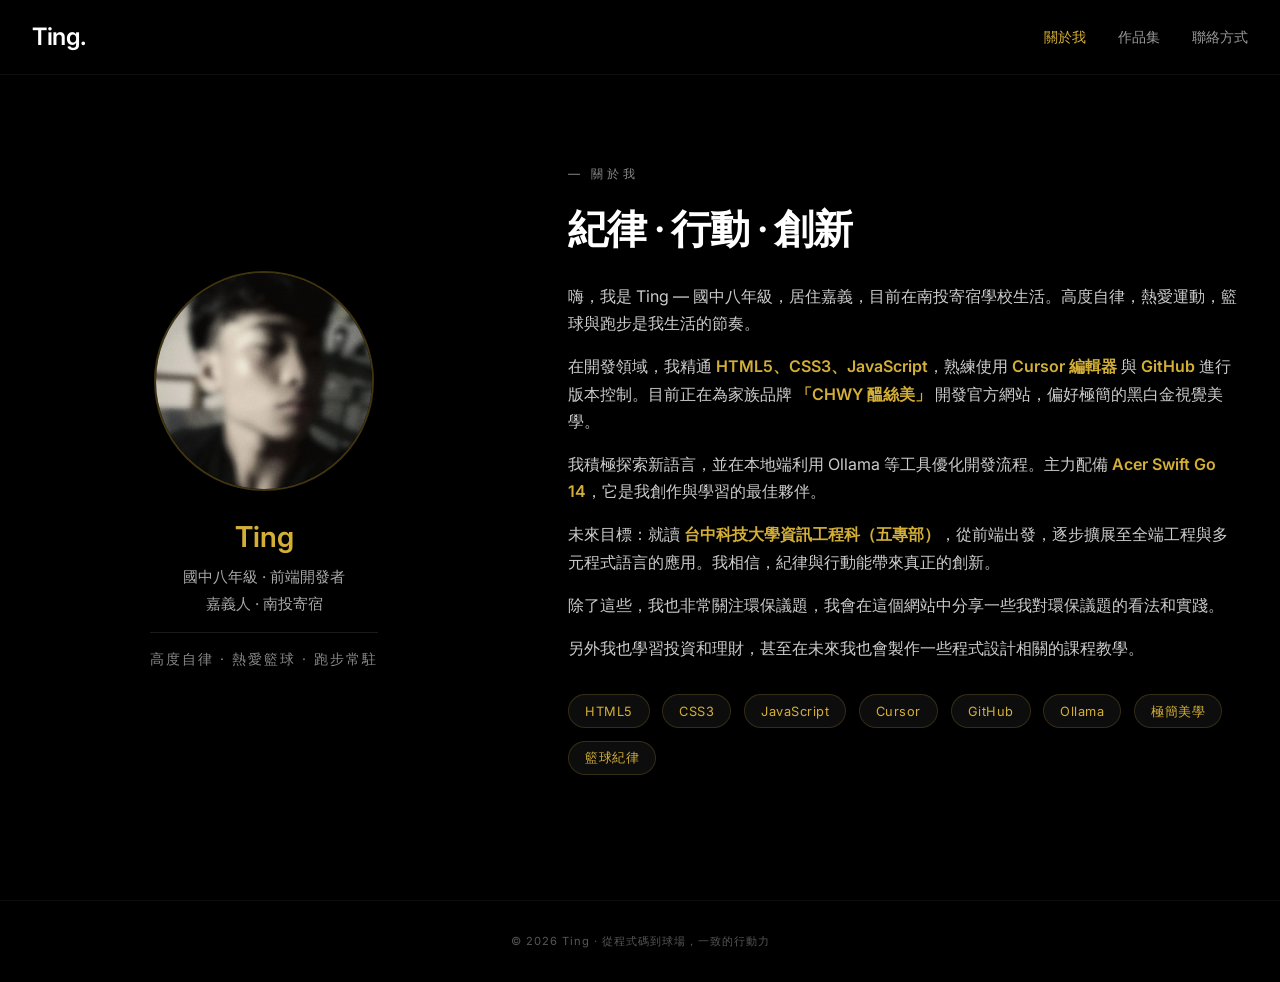
<file: about.html>
<!DOCTYPE html>
<html lang="zh-TW">
<head>
    <meta charset="UTF-8">
    <meta name="viewport" content="width=device-width, initial-scale=1.0, viewport-fit=cover">
    <title>Ting | 關於我</title>
    <meta name="description" content="Ting 的個人形象官網 — 數位應用與網頁開發者，專注於前端開發、AI協作與籃球紀律。">
    <meta name="keywords" content="Ting, 前端開發, 國中開發者, 台中科技大學, CHWY, 極簡美學">
    <meta name="author" content="Ting">
    <meta name="robots" content="index, follow">
    
    <meta property="og:title" content="Ting | 關於我">
    <meta property="og:description" content="國中開發者 · 前端專精 · 未來中科大資工人">
    <meta property="og:type" content="website">
    <meta property="og:locale" content="zh_TW">
    
    <!-- Favicon: 圓形 STJ 頭像 -->
    <link rel="icon" type="image/svg+xml" href="data:image/svg+xml,%3Csvg xmlns='http://www.w3.org/2000/svg' viewBox='0 0 40 40'%3E%3Ccircle cx='20' cy='20' r='19.5' fill='%23FFFFFF' stroke='%23E0E0E0' stroke-width='0.5'/%3E%3Ctext x='20' y='25' text-anchor='middle' font-family='Georgia, Times New Roman, serif' font-size='18' font-weight='500' fill='%23000000'%3ESTJ%3C/text%3E%3C/svg%3E">
    
    <link rel="preconnect" href="https://fonts.googleapis.com">
    <link rel="preconnect" href="https://fonts.gstatic.com" crossorigin>
    <link href="https://fonts.googleapis.com/css2?family=Inter:opsz,wght@14..32,300;14..32,400;14..32,500;14..32,600;14..32,700&display=swap" rel="stylesheet">
    <link rel="stylesheet" href="about.css">
</head>
<body>

    <header class="glass-nav">
        <div class="nav-container">
            <a href="index.html" class="nav-logo">Ting.</a>
            <div class="nav-links">
                <a href="about.html" class="nav-btn active">關於我</a>
                <a href="portfolio.html" class="nav-btn">作品集</a>
                <a href="contact.html" class="nav-btn">聯絡方式</a>
            </div>
        </div>
    </header>

    <main>
        <section class="about-section">
            <div class="container">
                <div class="about-left">
                    <div class="avatar-wrapper">
                        <img src="your-photo.jpg" alt="Ting 頭像">
                    </div>
                    <div class="basic-info">
                        <h3>Ting</h3>
                        <p>國中八年級 · 前端開發者</p>
                        <p>嘉義人 · 南投寄宿</p>
                        <div class="tagline">高度自律 · 熱愛籃球 · 跑步常駐</div>
                    </div>
                </div>

                <div class="about-right">
                    <div class="section-label">— 關於我</div>
                    <h2>紀律 · 行動 · 創新</h2>
                    <div class="bio-block">
                        <p>嗨，我是 Ting — 國中八年級，居住嘉義，目前在南投寄宿學校生活。高度自律，熱愛運動，籃球與跑步是我生活的節奏。</p>
                        <p>在開發領域，我精通 <strong>HTML5、CSS3、JavaScript</strong>，熟練使用 <strong>Cursor 編輯器</strong> 與 <strong>GitHub</strong> 進行版本控制。目前正在為家族品牌 <strong>「CHWY 醞絲美」</strong> 開發官方網站，偏好極簡的黑白金視覺美學。</p>
                        <p>我積極探索新語言，並在本地端利用 Ollama 等工具優化開發流程。主力配備 <strong>Acer Swift Go 14</strong>，它是我創作與學習的最佳夥伴。</p>
                        <p>未來目標：就讀 <strong>台中科技大學資訊工程科（五專部）</strong>，從前端出發，逐步擴展至全端工程與多元程式語言的應用。我相信，紀律與行動能帶來真正的創新。</p>
                        <p>除了這些，我也非常關注環保議題，我會在這個網站中分享一些我對環保議題的看法和實踐。</p>
                        <p>另外我也學習投資和理財，甚至在未來我也會製作一些程式設計相關的課程教學。</p>
                    </div>
                    <div class="skills-cloud">
                        <span>HTML5</span>
                        <span>CSS3</span>
                        <span>JavaScript</span>
                        <span>Cursor</span>
                        <span>GitHub</span>
                        <span>Ollama</span>
                        <span>極簡美學</span>
                        <span>籃球紀律</span>
                    </div>
                </div>
            </div>
        </section>
    </main>

    <footer class="footer">
        <p>© 2026 Ting · 從程式碼到球場，一致的行動力</p>
    </footer>

    <script src="https://cdnjs.cloudflare.com/ajax/libs/gsap/3.12.5/gsap.min.js"></script>
    <script type="module" src="about.js"></script>
</body>
</html>
</file>
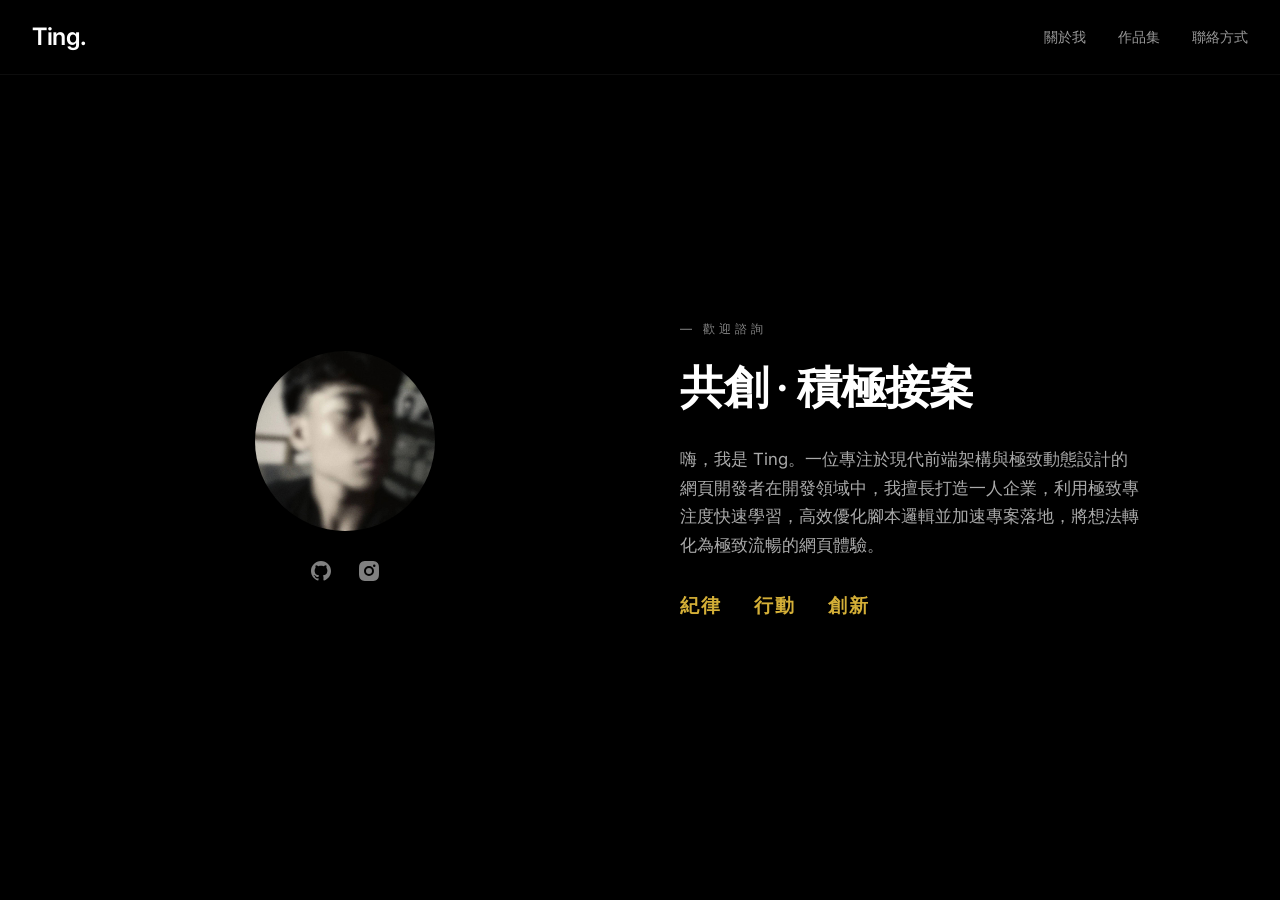
<file: contact.html>
<!DOCTYPE html>
<html lang="zh-TW">
<head>
    <meta charset="UTF-8">
    <meta name="viewport" content="width=device-width, initial-scale=1.0, viewport-fit=cover">
    <title>Ting | 聯絡 · 共創</title>
    <meta name="description" content="Ting 的個人形象官網 — 數位應用與網頁開發者，專注指令優化、AI 協作與極致動態設計。">
    <meta name="keywords" content="Ting, 前端開發, 網頁設計, AI協作, 極簡美學">
    <meta name="author" content="Ting">
    <meta name="robots" content="index, follow">
    
    <!-- Open Graph -->
    <meta property="og:title" content="Ting | 聯絡 · 共創">
    <meta property="og:description" content="數位應用與網頁開發者，擅長 Cursor、AI 協作與極簡高效的工作流。">
    <meta property="og:type" content="website">
    <meta property="og:locale" content="zh_TW">
    
    <!-- Favicon: 圓形 STJ 頭像 -->
    <link rel="icon" type="image/svg+xml" href="data:image/svg+xml,%3Csvg xmlns='http://www.w3.org/2000/svg' viewBox='0 0 40 40'%3E%3Ccircle cx='20' cy='20' r='19.5' fill='%23FFFFFF' stroke='%23E0E0E0' stroke-width='0.5'/%3E%3Ctext x='20' y='25' text-anchor='middle' font-family='Georgia, Times New Roman, serif' font-size='18' font-weight='500' fill='%23000000'%3ESTJ%3C/text%3E%3C/svg%3E">
    
    <!-- Fonts & Preconnect -->
    <link rel="preconnect" href="https://fonts.googleapis.com">
    <link rel="preconnect" href="https://fonts.gstatic.com" crossorigin>
    <link href="https://fonts.googleapis.com/css2?family=Inter:opsz,wght@14..32,300;14..32,400;14..32,500;14..32,600;14..32,700&display=swap" rel="stylesheet">
    
    <!-- Main Stylesheet -->
    <link rel="stylesheet" href="contact.css">
</head>
<body>

    <!-- 毛玻璃導覽列 -->
    <header class="glass-nav">
        <div class="nav-container">
            <a href="index.html" class="nav-logo">Ting.</a>
            <div class="nav-links">
                <a href="about.html" class="nav-btn">關於我</a>
                <a href="portfolio.html" class="nav-btn">作品集</a>
                <a href="contact.html" class="nav-btn">聯絡方式</a>
            </div>
        </div>
    </header>

    <main>
        <section id="contact" class="contact-section">
            <div class="container">
                <!-- 左欄：個人圖像 + 社群圖標 -->
                <div class="contact-left">
                    <div class="avatar-wrapper">
                        <img src="your-photo.jpg" alt="Ting 大頭照">
                    </div>
                    <div class="social-links">
                        <a href="https://github.com/tingjie1010-cloud" target="_blank" rel="noopener noreferrer" aria-label="GitHub">
                            <svg width="24" height="24" viewBox="0 0 24 24" fill="none" xmlns="http://www.w3.org/2000/svg">
                                <path d="M12 2C6.477 2 2 6.477 2 12c0 4.42 2.865 8.166 6.839 9.489.5.092.682-.217.682-.482 0-.237-.008-.866-.013-1.7-2.782.603-3.369-1.34-3.369-1.34-.454-1.156-1.11-1.462-1.11-1.462-.908-.62.069-.608.069-.608 1.003.07 1.531 1.03 1.531 1.03.892 1.529 2.341 1.087 2.91.832.092-.647.35-1.088.636-1.338-2.22-.253-4.555-1.11-4.555-4.943 0-1.091.39-1.984 1.03-2.682-.103-.253-.447-1.27.098-2.646 0 0 .84-.269 2.75 1.025.8-.223 1.65-.334 2.5-.334.85 0 1.7.111 2.5.334 1.91-1.294 2.75-1.025 2.75-1.025.545 1.376.201 2.393.099 2.646.64.698 1.03 1.591 1.03 2.682 0 3.841-2.337 4.687-4.565 4.935.359.309.678.919.678 1.852 0 1.336-.012 2.415-.012 2.743 0 .267.18.578.688.48C19.138 20.161 22 16.418 22 12c0-5.523-4.477-10-10-10z" fill="currentColor"/>
                            </svg>
                        </a>
                        <a href="https://www.instagram.com/stj_engineer?igsh=MW53aTFsZ2VmeTFiZw==" target="_blank" rel="noopener noreferrer" aria-label="Instagram">
                            <svg width="24" height="24" viewBox="0 0 24 24" fill="none" xmlns="http://www.w3.org/2000/svg">
                                <path d="M12 2c2.717 0 3.056.01 4.122.06 1.065.05 1.79.217 2.428.465.66.254 1.216.598 1.772 1.153a4.908 4.908 0 0 1 1.153 1.772c.248.637.415 1.363.465 2.428.05 1.066.06 1.405.06 4.122 0 2.717-.01 3.056-.06 4.122-.05 1.065-.217 1.79-.465 2.428a4.883 4.883 0 0 1-1.153 1.772 4.915 4.915 0 0 1-1.772 1.153c-.637.248-1.363.415-2.428.465-1.066.05-1.405.06-4.122.06-2.717 0-3.056-.01-4.122-.06-1.065-.05-1.79-.217-2.428-.465a4.89 4.89 0 0 1-1.772-1.153 4.904 4.904 0 0 1-1.153-1.772c-.248-.637-.415-1.363-.465-2.428C2.01 15.056 2 14.717 2 12c0-2.717.01-3.056.06-4.122.05-1.065.217-1.79.465-2.428a4.88 4.88 0 0 1 1.153-1.772A4.902 4.902 0 0 1 5.45 2.525c.637-.248 1.363-.415 2.428-.465C8.944 2.01 9.283 2 12 2zm0 5a5 5 0 1 0 0 10 5 5 0 0 0 0-10zm6.5-.25a1.25 1.25 0 1 0-2.5 0 1.25 1.25 0 0 0 2.5 0zM12 9a3 3 0 1 1 0 6 3 3 0 0 1 0-6z" fill="currentColor"/>
                            </svg>
                        </a>
                    </div>
                </div>

                <!-- 右欄：自我介紹與核心口號 -->
                <div class="contact-right">
                    <div class="section-label">— 歡迎諮詢</div>
                    <h2>共創 · 積極接案</h2>
                    <p class="bio-text">
                        嗨，我是 Ting。一位專注於現代前端架構與極致動態設計的網頁開發者在開發領域中，我擅長打造一人企業，利用極致專注度快速學習，高效優化腳本邏輯並加速專案落地，將想法轉化為極致流暢的網頁體驗。
                    </p>
                    <div class="golden-words">
                        <span>紀律</span> <span>行動</span> <span>創新</span>
                    </div>
                </div>
            </div>
        </section>
    </main>

    <script src="https://cdnjs.cloudflare.com/ajax/libs/gsap/3.12.5/gsap.min.js"></script>
    <script type="module" src="contact.js"></script>
</body>
</html>
</file>
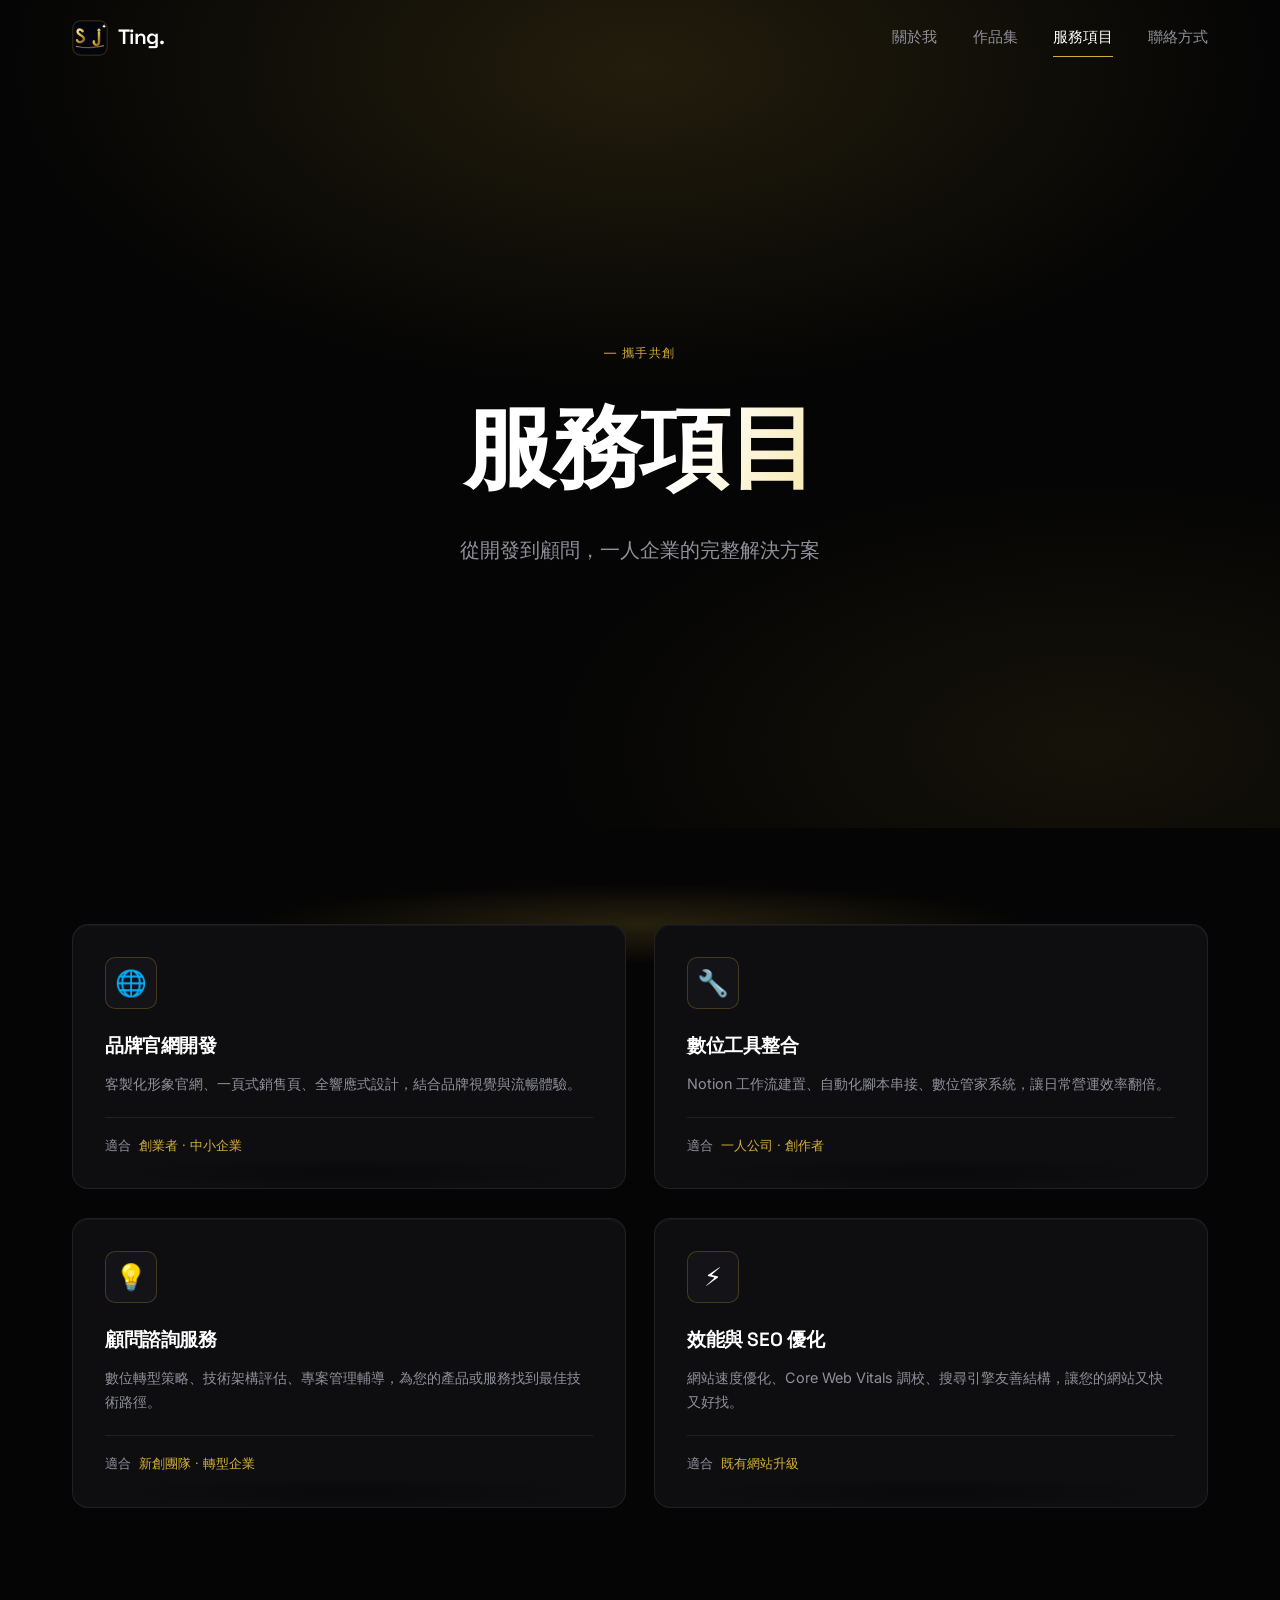
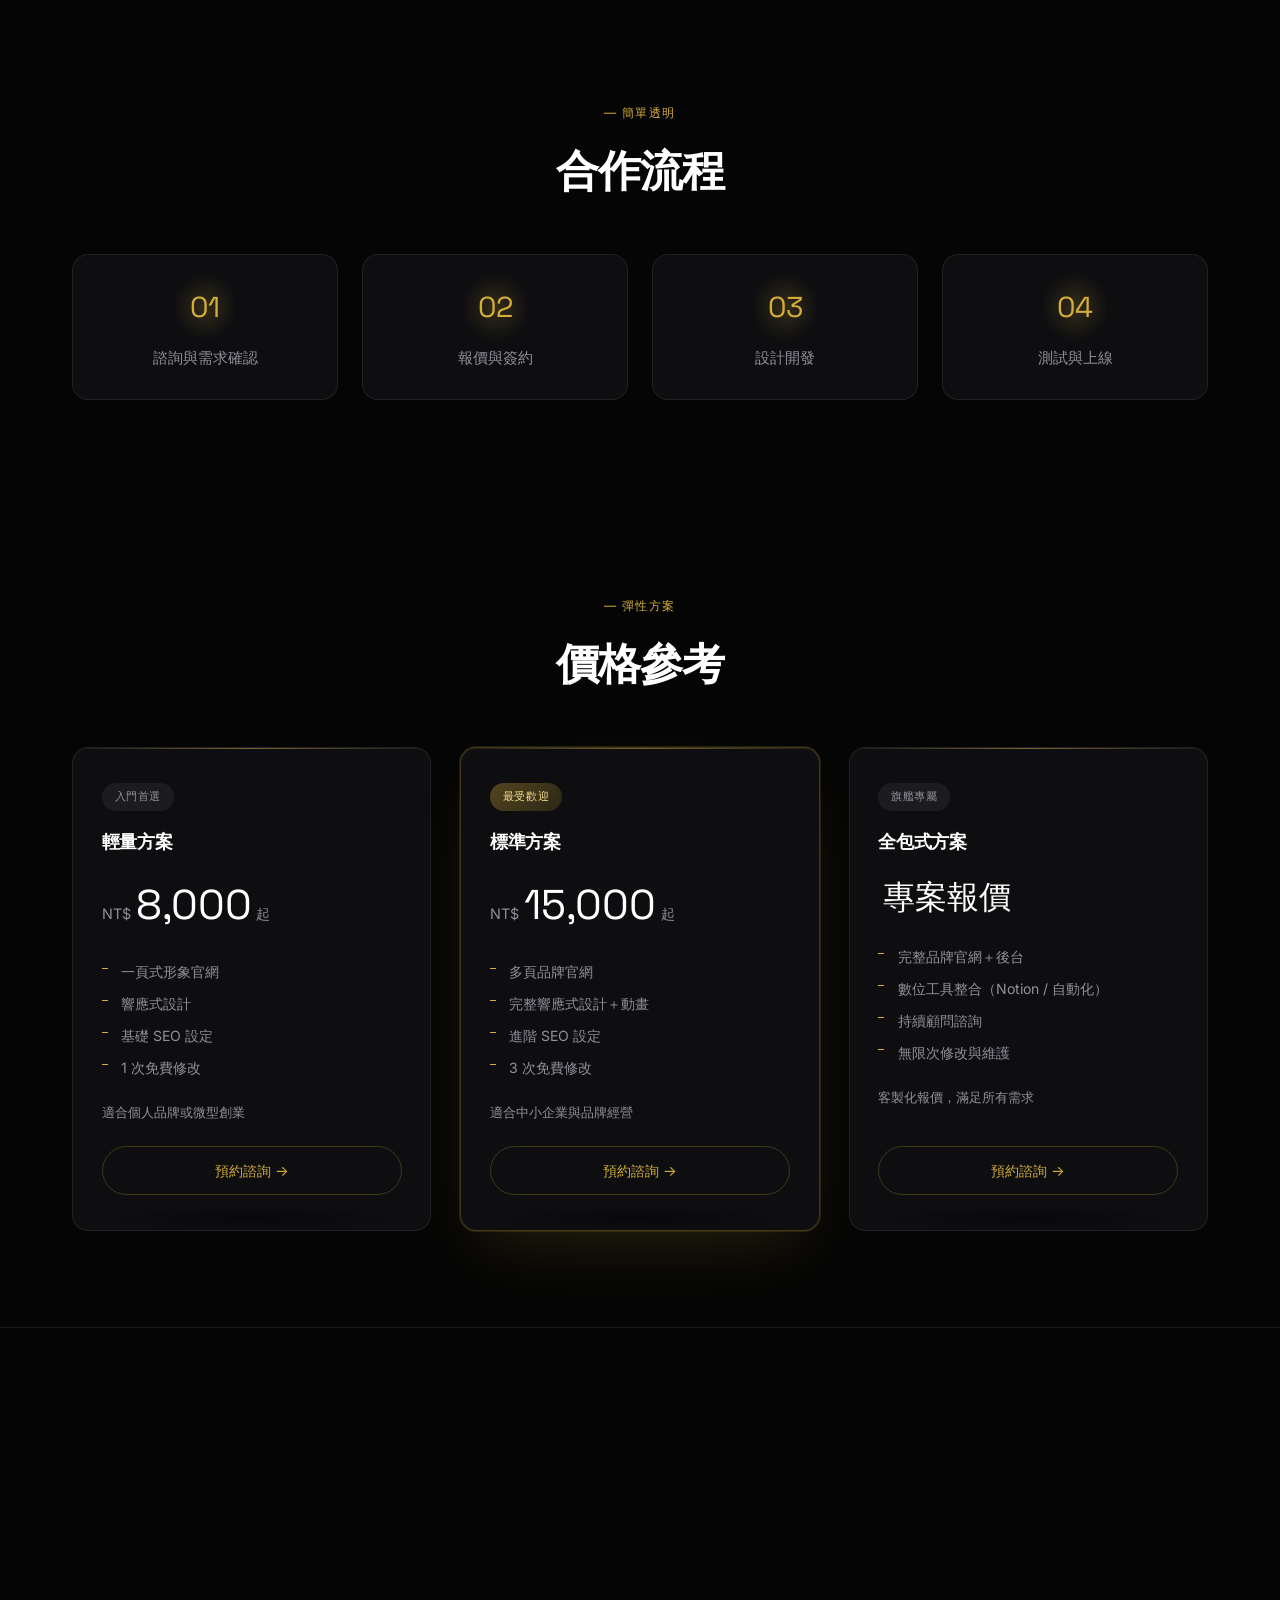
<file: eco.html>
<!DOCTYPE html>
<html lang="zh-TW">
<head>
  <meta charset="UTF-8" />
  <meta name="viewport" content="width=device-width, initial-scale=1.0" />
  <title>服務項目 — Ting. Studio</title>
  <meta name="description" content="Ting 的服務項目 — 品牌官網開發、數位工具整合、效能與 SEO 優化，一人企業提供的完整前端解決方案。" />
  <meta name="theme-color" content="#050505" />
  <link rel="canonical" href="https://tingstj.netlify.app/eco.html" />

  <!-- ░░ Open Graph / 社群分享預覽 ░░ -->
  <meta property="og:type" content="website" />
  <meta property="og:site_name" content="Ting. Studio" />
  <meta property="og:title" content="服務項目 — Ting. Studio" />
  <meta property="og:description" content="品牌官網開發、數位工具整合、效能與 SEO 優化 — 一人企業的完整前端解決方案。" />
  <meta property="og:url" content="https://tingstj.netlify.app/eco.html" />
  <meta property="og:image" content="https://tingstj.netlify.app/assets/og-cover.jpg" />
  <meta property="og:locale" content="zh_TW" />
  <meta name="twitter:card" content="summary_large_image" />
  <meta name="twitter:title" content="服務項目 — Ting. Studio" />
  <meta name="twitter:description" content="品牌官網開發、數位工具整合、效能與 SEO 優化 — 一人企業的完整前端解決方案。" />

  <link rel="preconnect" href="https://fonts.googleapis.com" />
  <link rel="preconnect" href="https://fonts.gstatic.com" crossorigin />
  <link href="https://fonts.googleapis.com/css2?family=Space+Grotesk:wght@300;400;500;600;700&family=Inter:wght@300;400;500;600&display=swap" rel="stylesheet" />
  <link rel="icon" type="image/svg+xml" href="data:image/svg+xml,%3Csvg xmlns='http://www.w3.org/2000/svg' viewBox='0 0 40 40'%3E%3Ccircle cx='20' cy='20' r='19.5' fill='%23FFFFFF' stroke='%23E0E0E0' stroke-width='0.5'/%3E%3Ctext x='20' y='25' text-anchor='middle' font-family='Georgia, Times New Roman, serif' font-size='18' font-weight='500' fill='%23000000'%3ESTJ%3C/text%3E%3C/svg%3E" />
  <link rel="stylesheet" href="eco.css" />
</head>
<body>

  <a class="skip-link" href="#main-content">跳到主要內容</a>

  <!-- ░░ NAVBAR ░░ -->
  <header>
    <nav class="navbar" id="navbar" aria-label="主導覽選單">
      <div class="nav-inner">
        <a class="nav-logo-wrap" href="index.html" aria-label="Ting. Studio 首頁">
          <svg xmlns="http://www.w3.org/2000/svg" viewBox="0 0 32 32" width="36" height="36" aria-hidden="true" focusable="false">
            <defs>
              <linearGradient id="gNL" x1="0%" y1="0%" x2="60%" y2="100%">
                <stop offset="0%" stop-color="#F5E090"/>
                <stop offset="50%" stop-color="#D4AF37"/>
                <stop offset="100%" stop-color="#9A7020"/>
              </linearGradient>
              <linearGradient id="grNL" x1="0%" y1="0%" x2="100%" y2="100%">
                <stop offset="0%" stop-color="#FFFFFF" stop-opacity="0.5"/>
                <stop offset="100%" stop-color="#D4AF37" stop-opacity="0"/>
              </linearGradient>
            </defs>
            <rect width="32" height="32" rx="7" fill="#04040C"/>
            <rect x="0.75" y="0.75" width="30.5" height="30.5" rx="6.5" fill="none" stroke="rgba(212,175,55,0.30)" stroke-width="0.8"/>
            <path d="M 9.5 10 C 8.5 8.5, 6.5 8, 5.5 9 C 4.5 10.2, 5 12, 7 13 C 8.5 13.8, 10 14.5, 10.5 16 C 11 17.5, 10 19, 8 19.5 C 6.5 20, 4.8 19.2, 4.5 18" stroke="url(#gNL)" stroke-width="2.2" stroke-linecap="round" fill="none"/>
            <path d="M 9.5 10 C 8.5 8.5, 6.5 8, 5.5 9 C 4.5 10.2, 5 12, 7 13 C 8.5 13.8, 10 14.5, 10.5 16 C 11 17.5, 10 19, 8 19.5 C 6.5 20, 4.8 19.2, 4.5 18" stroke="url(#grNL)" stroke-width="0.9" stroke-linecap="round" fill="none"/>
            <path d="M 13 10 L 19 10" stroke="url(#gNL)" stroke-width="2.2" stroke-linecap="round" fill="none"/>
            <path d="M 16 10 L 16 21" stroke="url(#gNL)" stroke-width="2.2" stroke-linecap="round" fill="none"/>
            <path d="M 13 10 L 19 10" stroke="url(#grNL)" stroke-width="0.9" stroke-linecap="round" fill="none"/>
            <circle cx="24" cy="9" r="1.4" fill="url(#gNL)"/>
            <circle cx="24" cy="9" r="0.6" fill="rgba(255,255,255,0.6)"/>
            <path d="M 24 11 L 24 19.5 C 24 21.5, 22.5 22.5, 21 22 C 19.5 21.5, 19 20, 19.5 19" stroke="url(#gNL)" stroke-width="2.2" stroke-linecap="round" fill="none"/>
            <path d="M 24 11 L 24 19.5 C 24 21.5, 22.5 22.5, 21 22 C 19.5 21.5, 19 20, 19.5 19" stroke="url(#grNL)" stroke-width="0.9" stroke-linecap="round" fill="none"/>
            <path d="M 4 23.5 C 12 25, 20 25, 28 23" stroke="url(#gNL)" stroke-width="1" stroke-linecap="round" fill="none" opacity="0.7"/>
            <line x1="28.5" y1="6.5" x2="28.5" y2="4.5" stroke="#FDF4C7" stroke-width="0.9" stroke-linecap="round"/>
            <line x1="27.5" y1="5.5" x2="29.5" y2="5.5" stroke="#FDF4C7" stroke-width="0.9" stroke-linecap="round"/>
            <circle cx="28.5" cy="5.5" r="0.7" fill="white"/>
          </svg>
          <span class="nav-logo">Ting.</span>
        </a>

        <div class="nav-links" role="list">
          <a href="about.html">關於我</a>
          <a href="portfolio.html">作品集</a>
          <a href="eco.html" aria-current="page">服務項目</a>
          <a href="contact.html">聯絡方式</a>
        </div>

        <button
          type="button"
          class="hamburger"
          id="hamburger-btn"
          aria-label="開啟選單"
          aria-expanded="false"
          aria-controls="mobile-drawer"
        >
          <span class="hamburger-line"></span>
          <span class="hamburger-line"></span>
          <span class="hamburger-line"></span>
        </button>
      </div>
    </nav>

    <!-- ░░ MOBILE DRAWER MENU ░░ -->
    <div class="drawer-overlay" id="drawer-overlay" hidden></div>
    <div class="drawer" id="mobile-drawer" role="dialog" aria-modal="true" aria-label="行動裝置選單" hidden>
      <div class="drawer-header">
        <span class="nav-logo">Ting.</span>
        <button type="button" class="drawer-close" id="drawer-close-btn" aria-label="關閉選單">✕</button>
      </div>
      <nav class="drawer-links" aria-label="行動裝置導覽選單">
        <a href="about.html">關於我</a>
        <a href="portfolio.html">作品集</a>
        <a href="eco.html" aria-current="page">服務項目</a>
        <a href="contact.html">聯絡方式</a>
      </nav>
    </div>
  </header>

  <main id="main-content">

    <!-- ░░ HERO ░░ -->
    <section class="hero-section" id="hero-section" aria-labelledby="hero-title">
      <canvas id="bigbang-canvas" aria-hidden="true"></canvas>
      <div class="hero-content">
        <span class="eyebrow">— 攜手共創</span>
        <h1 class="hero-title" id="hero-title">服務項目</h1>
        <p class="hero-sub">從開發到顧問，一人企業的完整解決方案</p>
      </div>
    </section>

    <!-- ░░ SERVICE CARDS ░░ -->
    <section class="services-section" id="services-section" aria-labelledby="services-title">
      <canvas id="services-canvas" aria-hidden="true"></canvas>
      <div class="service-content">
        <div class="container">
          <h2 class="visually-hidden" id="services-title">服務內容</h2>
          <div class="shelf-light" aria-hidden="true"></div>
          <div class="services-grid">

            <article class="service-card reveal" data-tilt>
              <div class="card-shine" aria-hidden="true"></div>
              <div class="card-rim" aria-hidden="true"></div>
              <div class="card-inner">
                <div class="card-icon-wrap">
                  <span class="card-icon" role="img" aria-label="地球">🌐</span>
                  <div class="icon-glow" aria-hidden="true"></div>
                </div>
                <h3 class="card-title">品牌官網開發</h3>
                <p class="card-desc">客製化形象官網、一頁式銷售頁、全響應式設計，結合品牌視覺與流暢體驗。</p>
                <div class="card-divider" aria-hidden="true"></div>
                <div class="card-tag">
                  <span class="tag-label">適合</span>
                  <span class="tag-val">創業者 · 中小企業</span>
                </div>
              </div>
              <div class="card-floor" aria-hidden="true"></div>
            </article>

            <article class="service-card reveal" data-tilt>
              <div class="card-shine" aria-hidden="true"></div>
              <div class="card-rim" aria-hidden="true"></div>
              <div class="card-inner">
                <div class="card-icon-wrap">
                  <span class="card-icon" role="img" aria-label="工具">🔧</span>
                  <div class="icon-glow" aria-hidden="true"></div>
                </div>
                <h3 class="card-title">數位工具整合</h3>
                <p class="card-desc">Notion 工作流建置、自動化腳本串接、數位管家系統，讓日常營運效率翻倍。</p>
                <div class="card-divider" aria-hidden="true"></div>
                <div class="card-tag">
                  <span class="tag-label">適合</span>
                  <span class="tag-val">一人公司 · 創作者</span>
                </div>
              </div>
              <div class="card-floor" aria-hidden="true"></div>
            </article>

            <article class="service-card reveal" data-tilt>
              <div class="card-shine" aria-hidden="true"></div>
              <div class="card-rim" aria-hidden="true"></div>
              <div class="card-inner">
                <div class="card-icon-wrap">
                  <span class="card-icon" role="img" aria-label="燈泡">💡</span>
                  <div class="icon-glow" aria-hidden="true"></div>
                </div>
                <h3 class="card-title">顧問諮詢服務</h3>
                <p class="card-desc">數位轉型策略、技術架構評估、專案管理輔導，為您的產品或服務找到最佳技術路徑。</p>
                <div class="card-divider" aria-hidden="true"></div>
                <div class="card-tag">
                  <span class="tag-label">適合</span>
                  <span class="tag-val">新創團隊 · 轉型企業</span>
                </div>
              </div>
              <div class="card-floor" aria-hidden="true"></div>
            </article>

            <article class="service-card reveal" data-tilt>
              <div class="card-shine" aria-hidden="true"></div>
              <div class="card-rim" aria-hidden="true"></div>
              <div class="card-inner">
                <div class="card-icon-wrap">
                  <span class="card-icon" role="img" aria-label="閃電">⚡</span>
                  <div class="icon-glow" aria-hidden="true"></div>
                </div>
                <h3 class="card-title">效能與 SEO 優化</h3>
                <p class="card-desc">網站速度優化、Core Web Vitals 調校、搜尋引擎友善結構，讓您的網站又快又好找。</p>
                <div class="card-divider" aria-hidden="true"></div>
                <div class="card-tag">
                  <span class="tag-label">適合</span>
                  <span class="tag-val">既有網站升級</span>
                </div>
              </div>
              <div class="card-floor" aria-hidden="true"></div>
            </article>

          </div>
        </div>
      </div>
    </section>

    <!-- ░░ PROCESS ░░ -->
    <section class="process-section" aria-labelledby="process-title">
      <div class="container">
        <div class="section-header reveal">
          <span class="eyebrow">— 簡單透明</span>
          <h2 class="section-title" id="process-title">合作流程</h2>
        </div>
        <ol class="process-grid">
          <li class="process-card reveal">
            <div class="process-num-wrap">
              <span class="step-num">01</span>
              <div class="step-glow" aria-hidden="true"></div>
            </div>
            <p class="step-text">諮詢與需求確認</p>
          </li>
          <li class="process-card reveal">
            <div class="process-num-wrap">
              <span class="step-num">02</span>
              <div class="step-glow" aria-hidden="true"></div>
            </div>
            <p class="step-text">報價與簽約</p>
          </li>
          <li class="process-card reveal">
            <div class="process-num-wrap">
              <span class="step-num">03</span>
              <div class="step-glow" aria-hidden="true"></div>
            </div>
            <p class="step-text">設計開發</p>
          </li>
          <li class="process-card reveal last-step">
            <div class="process-num-wrap">
              <span class="step-num">04</span>
              <div class="step-glow" aria-hidden="true"></div>
            </div>
            <p class="step-text">測試與上線</p>
          </li>
        </ol>
      </div>
    </section>

    <!-- ░░ PRICING ░░ -->
    <section class="pricing-section" id="pricing-section" aria-labelledby="pricing-title">
      <div class="container">
        <div class="section-header reveal">
          <span class="eyebrow">— 彈性方案</span>
          <h2 class="section-title" id="pricing-title">價格參考</h2>
        </div>

        <div class="pricing-grid reveal">

          <div class="pricing-card">
            <div class="pricing-gloss" aria-hidden="true"></div>
            <div class="pricing-rim" aria-hidden="true"></div>
            <div class="pricing-badge">入門首選</div>
            <h3 class="pricing-title">輕量方案</h3>
            <div class="pricing-amount-wrap">
              <span class="pricing-currency">NT$</span>
              <span class="amount-num">8,000</span>
              <span class="pricing-suffix">起</span>
            </div>
            <ul class="pricing-list">
              <li>一頁式形象官網</li>
              <li>響應式設計</li>
              <li>基礎 SEO 設定</li>
              <li>1 次免費修改</li>
            </ul>
            <p class="pricing-note">適合個人品牌或微型創業</p>
            <a class="cta-btn" href="https://www.instagram.com/stj_engineer" target="_blank" rel="noopener noreferrer">預約諮詢 →</a>
            <div class="pricing-floor" aria-hidden="true"></div>
          </div>

          <div class="pricing-card pricing-card--featured">
            <div class="pricing-gloss" aria-hidden="true"></div>
            <div class="pricing-rim" aria-hidden="true"></div>
            <div class="pricing-badge pricing-badge--featured">最受歡迎</div>
            <h3 class="pricing-title">標準方案</h3>
            <div class="pricing-amount-wrap">
              <span class="pricing-currency">NT$</span>
              <span class="amount-num">15,000</span>
              <span class="pricing-suffix">起</span>
            </div>
            <ul class="pricing-list">
              <li>多頁品牌官網</li>
              <li>完整響應式設計＋動畫</li>
              <li>進階 SEO 設定</li>
              <li>3 次免費修改</li>
            </ul>
            <p class="pricing-note">適合中小企業與品牌經營</p>
            <a class="cta-btn" href="https://www.instagram.com/stj_engineer" target="_blank" rel="noopener noreferrer">預約諮詢 →</a>
            <div class="pricing-floor" aria-hidden="true"></div>
          </div>

          <div class="pricing-card">
            <div class="pricing-gloss" aria-hidden="true"></div>
            <div class="pricing-rim" aria-hidden="true"></div>
            <div class="pricing-badge">旗艦專屬</div>
            <h3 class="pricing-title">全包式方案</h3>
            <div class="pricing-amount-wrap">
              <span class="pricing-currency"></span>
              <span class="amount-num amount-num--text">專案報價</span>
              <span class="pricing-suffix"></span>
            </div>
            <ul class="pricing-list">
              <li>完整品牌官網＋後台</li>
              <li>數位工具整合（Notion / 自動化）</li>
              <li>持續顧問諮詢</li>
              <li>無限次修改與維護</li>
            </ul>
            <p class="pricing-note">客製化報價，滿足所有需求</p>
            <a class="cta-btn" href="https://www.instagram.com/stj_engineer" target="_blank" rel="noopener noreferrer">預約諮詢 →</a>
            <div class="pricing-floor" aria-hidden="true"></div>
          </div>

        </div>
      </div>
    </section>

    <!-- ░░ CONTACT CTA — 快速洽詢 ░░ -->
    <section class="contact-cta-section" id="contact-cta-section" aria-labelledby="contact-cta-title">
      <div class="container">
        <div class="contact-cta-grid">
          <div class="contact-cta-intro reveal">
            <span class="eyebrow">— 開始合作</span>
            <h2 class="section-title" id="contact-cta-title">留下訊息，我們很快回覆</h2>
            <p class="contact-cta-desc">填寫下方表單簡述您的需求，我會在 1–2 個工作日內與您聯繫。需要完整聯絡資訊？請前往<a href="contact.html">聯絡頁面</a>。</p>
          </div>

          <form class="contact-form reveal" id="quick-contact-form" novalidate>
            <div class="form-group">
              <label for="qc-name">姓名</label>
              <input type="text" id="qc-name" name="name" autocomplete="name" placeholder="您的稱呼" required />
            </div>
            <div class="form-group">
              <label for="qc-email">Email</label>
              <input type="email" id="qc-email" name="email" autocomplete="email" placeholder="you@example.com" required />
            </div>
            <div class="form-group">
              <label for="qc-message">需求簡述</label>
              <textarea id="qc-message" name="message" rows="4" placeholder="想開發什麼樣的網站或工具？" required></textarea>
            </div>

            <!-- 防機器人蜜罐欄位，對視覺隱藏但保留在 DOM 中 -->
            <div class="hp-field" aria-hidden="true">
              <label for="qc-company">公司</label>
              <input type="text" id="qc-company" name="company" tabindex="-1" autocomplete="off" />
            </div>

            <button type="submit" class="form-submit">送出訊息</button>
            <p class="form-note">送出即表示您同意讓我們透過此 Email 與您聯繫。</p>
            <p class="form-status" id="form-status" role="status" aria-live="polite"></p>
          </form>
        </div>
      </div>
    </section>

  </main>

  <!-- ░░ FOOTER ░░ -->
  <footer class="site-footer">
    <div class="footer-inner">
      <span class="footer-logo">Ting.</span>
      <p class="footer-copy">© <span id="footer-year"></span> STJ Studio. All Rights Reserved.</p>

      <nav class="footer-links" aria-label="頁尾導覽選單">
        <a href="about.html">關於我</a>
        <a href="portfolio.html">作品集</a>
        <a href="contact.html">聯絡</a>
      </nav>

      <div class="footer-social" aria-label="社群連結">
        <a href="https://www.instagram.com/stj_engineer" target="_blank" rel="noopener noreferrer" aria-label="Instagram">
          <svg viewBox="0 0 24 24" width="22" height="22" aria-hidden="true"><path fill="currentColor" d="M12 2c2.7 0 3 .01 4.1.06 1.1.05 1.85.23 2.5.49.68.26 1.26.62 1.8 1.16.55.55.9 1.13 1.16 1.8.26.65.44 1.4.49 2.5.05 1.1.06 1.4.06 4.1s-.01 3-.06 4.1c-.05 1.1-.23 1.85-.49 2.5a4.9 4.9 0 0 1-1.16 1.8c-.55.55-1.13.9-1.8 1.16-.65.26-1.4.44-2.5.49-1.1.05-1.4.06-4.1.06s-3-.01-4.1-.06c-1.1-.05-1.85-.23-2.5-.49a4.9 4.9 0 0 1-1.8-1.16 4.9 4.9 0 0 1-1.16-1.8c-.26-.65-.44-1.4-.49-2.5C2.01 15 2 14.7 2 12s.01-3 .06-4.1c.05-1.1.23-1.85.49-2.5.26-.68.62-1.26 1.16-1.8a4.9 4.9 0 0 1 1.8-1.16c.65-.26 1.4-.44 2.5-.49C9 2.01 9.3 2 12 2zm0 5a5 5 0 1 0 0 10 5 5 0 0 0 0-10zm0 8.2a3.2 3.2 0 1 1 0-6.4 3.2 3.2 0 0 1 0 6.4zm5.5-9.9a1.15 1.15 0 1 0 0 2.3 1.15 1.15 0 0 0 0-2.3z"/></svg>
        </a>
      </div>

      <button type="button" class="back-to-top" id="back-to-top" aria-label="回到頂部">↑</button>
    </div>
  </footer>

  <script src="eco.js"></script>
</body>
</html>
</file>
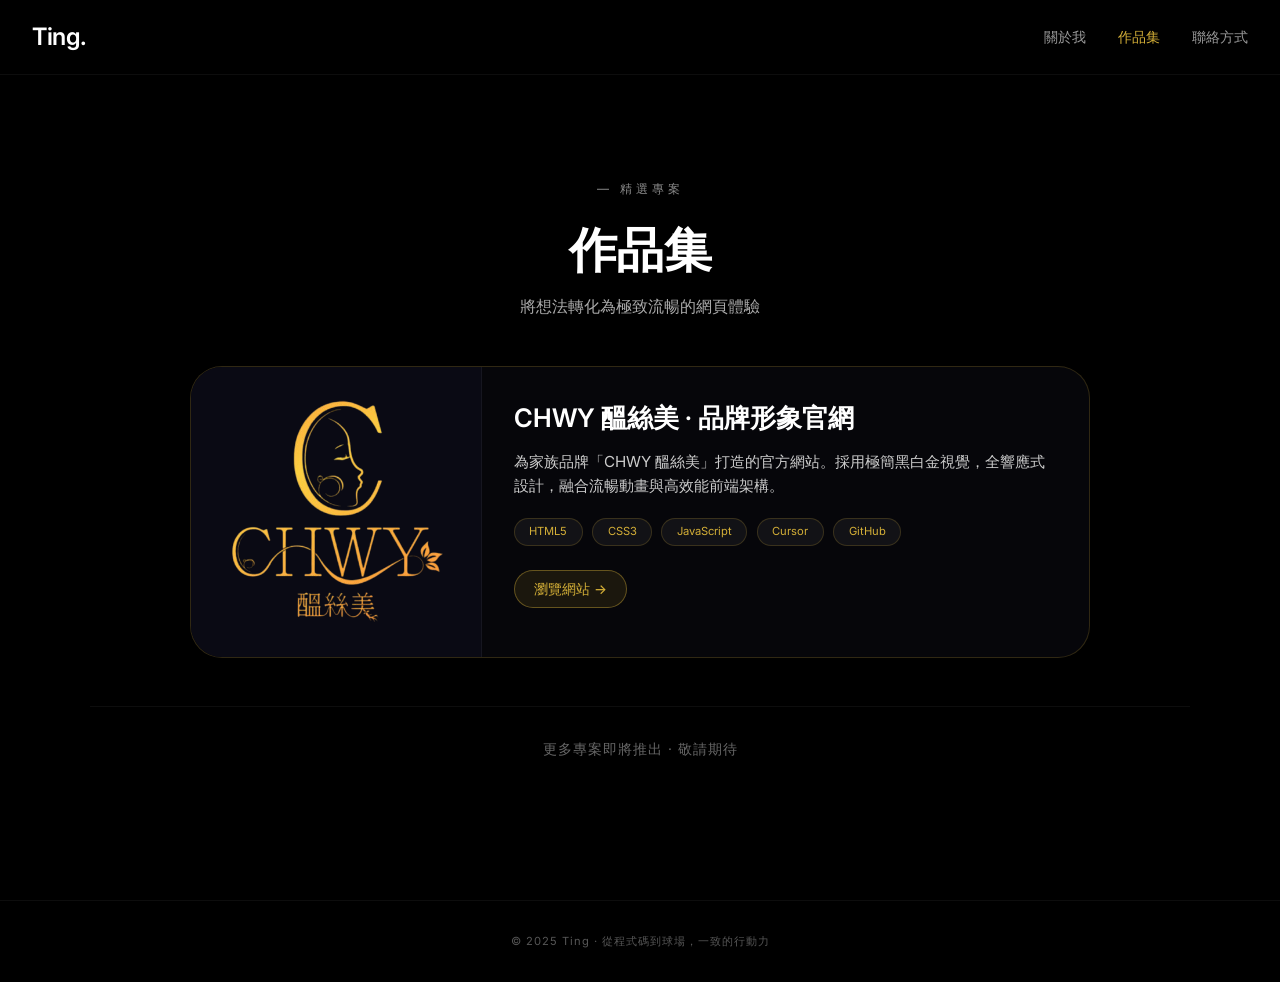
<file: portfolio.html>
<!DOCTYPE html>
<html lang="zh-TW">
<head>
    <meta charset="UTF-8">
    <meta name="viewport" content="width=device-width, initial-scale=1.0, viewport-fit=cover">
    <title>Ting | 作品集</title>
    <meta name="description" content="Ting 的作品集 — CHWY 醞絲美品牌形象官網，極簡黑白金視覺，全響應式設計。">
    <meta name="keywords" content="Ting, 作品集, CHWY, 前端開發, 品牌官網">
    <meta name="author" content="Ting">
    <meta name="robots" content="index, follow">

    <meta property="og:title" content="Ting | 作品集">
    <meta property="og:description" content="CHWY 醞絲美品牌形象官網 — 極簡美學與高效能前端實踐。">
    <meta property="og:type" content="website">
    <meta property="og:locale" content="zh_TW">

    <!-- Favicon: 圓形 STJ 頭像 -->
    <link rel="icon" type="image/svg+xml" href="data:image/svg+xml,%3Csvg xmlns='http://www.w3.org/2000/svg' viewBox='0 0 40 40'%3E%3Ccircle cx='20' cy='20' r='19.5' fill='%23FFFFFF' stroke='%23E0E0E0' stroke-width='0.5'/%3E%3Ctext x='20' y='25' text-anchor='middle' font-family='Georgia, Times New Roman, serif' font-size='18' font-weight='500' fill='%23000000'%3ESTJ%3C/text%3E%3C/svg%3E">

    <link rel="preconnect" href="https://fonts.googleapis.com">
    <link rel="preconnect" href="https://fonts.gstatic.com" crossorigin>
    <link href="https://fonts.googleapis.com/css2?family=Inter:opsz,wght@14..32,300;14..32,400;14..32,500;14..32,600;14..32,700&display=swap" rel="stylesheet">
    <link rel="stylesheet" href="portfolio.css">
</head>
<body>

    <!-- 毛玻璃導覽列 -->
    <header class="glass-nav">
        <div class="nav-container">
            <a href="index.html" class="nav-logo">Ting.</a>
            <div class="nav-links">
                <a href="about.html" class="nav-btn">關於我</a>
                <a href="portfolio.html" class="nav-btn active">作品集</a>
                <a href="contact.html" class="nav-btn">聯絡方式</a>
            </div>
        </div>
    </header>

    <main>
        <section class="portfolio-section">
            <div class="container">
                <div class="section-header">
                    <div class="section-label">— 精選專案</div>
                    <h1>作品集</h1>
                    <p class="section-subtitle">將想法轉化為極致流暢的網頁體驗</p>
                </div>

                <div class="projects-grid">
                    <!-- CHWY 專案卡片 -->
                    <article class="project-card">
                        <div class="card-image">
                            <!-- 請將 chwy-screenshot.jpg 替換為您的實際網站截圖 -->
                            <img src="chwy-screenshot.jpg" alt="CHWY 醞絲美官網截圖">
                        </div>
                        <div class="card-content">
                            <h2>CHWY 醞絲美 · 品牌形象官網</h2>
                            <p>為家族品牌「CHWY 醞絲美」打造的官方網站。採用極簡黑白金視覺，全響應式設計，融合流暢動畫與高效能前端架構。</p>
                            <div class="tech-stack">
                                <span>HTML5</span>
                                <span>CSS3</span>
                                <span>JavaScript</span>
                                <span>Cursor</span>
                                <span>GitHub</span>
                            </div>
                            <div class="card-links">
                                <a href="https://chwy.netlify.app/" target="_blank" rel="noopener noreferrer" class="live-link">瀏覽網站 →</a>
                            </div>
                        </div>
                    </article>
                </div>

                <div class="more-projects">
                    <p>更多專案即將推出 · 敬請期待</p>
                </div>
            </div>
        </section>
    </main>

    <footer class="footer">
        <p>© 2025 Ting · 從程式碼到球場，一致的行動力</p>
    </footer>

    <script src="https://cdnjs.cloudflare.com/ajax/libs/gsap/3.12.5/gsap.min.js"></script>
    <script type="module" src="portfolio.js"></script>
</body>
</html>
</file>
<file: about.css>
/* ----------------------------------------------
   極簡美學 · 純黑背景 · 白灰文字 · 香檳金點綴
   關於我頁面專用
------------------------------------------------- */
* {
    margin: 0;
    padding: 0;
    box-sizing: border-box;
}

body {
    background-color: #000000;
    color: #FFFFFF;
    font-family: 'Inter', system-ui, -apple-system, sans-serif;
    line-height: 1.5;
    overflow-x: hidden;
}

/* ---------- 毛玻璃導覽列 ---------- */
.glass-nav {
    position: fixed;
    top: 0;
    left: 0;
    width: 100%;
    padding: 1.2rem 2rem;
    background: rgba(0, 0, 0, 0.7);
    backdrop-filter: blur(12px);
    z-index: 1000;
    border-bottom: 1px solid rgba(255, 255, 255, 0.05);
}

.nav-container {
    max-width: 1300px;
    margin: 0 auto;
    display: flex;
    justify-content: space-between;
    align-items: center;
}

.nav-logo {
    font-size: 1.5rem;
    font-weight: 600;
    color: #FFFFFF;
    text-decoration: none;
    letter-spacing: -0.02em;
    transition: opacity 0.2s;
}

.nav-logo:hover {
    opacity: 0.7;
}

.nav-links {
    display: flex;
    gap: 2rem;
}

.nav-btn {
    color: #FFFFFF;
    text-decoration: none;
    font-size: 0.9rem;
    font-weight: 400;
    opacity: 0.6;
    transition: opacity 0.2s;
}

.nav-btn.active {
    opacity: 1;
    color: #D4AF37;
}

.nav-btn:hover {
    opacity: 1;
}

/* ---------- 主內容區：兩欄 ---------- */
.about-section {
    min-height: 100vh;
    display: flex;
    align-items: center;
    justify-content: center;
    padding: 120px 2rem 80px;
}

.container {
    max-width: 1200px;
    margin: 0 auto;
    display: grid;
    grid-template-columns: 1fr 1.5fr;
    gap: 80px;
    align-items: center;
}

/* 左欄 */
.about-left {
    display: flex;
    flex-direction: column;
    align-items: center;
    gap: 1.5rem;
}

.avatar-wrapper {
    width: 220px;
    height: 220px;
    border-radius: 50%;
    overflow: hidden;
    box-shadow: 0 15px 30px -10px rgba(0, 0, 0, 0.5);
    border: 2px solid rgba(212, 175, 55, 0.3);
}

.avatar-wrapper img {
    width: 100%;
    height: 100%;
    object-fit: cover;
    display: block;
}

.basic-info {
    text-align: center;
}

.basic-info h3 {
    font-size: 1.8rem;
    font-weight: 600;
    margin-bottom: 0.5rem;
    color: #D4AF37;
}

.basic-info p {
    font-size: 0.95rem;
    color: #AAAAAA;
    margin-bottom: 0.3rem;
}

.tagline {
    margin-top: 1rem;
    font-size: 0.85rem;
    letter-spacing: 2px;
    color: #888;
    border-top: 1px solid rgba(255,255,255,0.1);
    padding-top: 1rem;
}

/* 右欄 */
.about-right {
    text-align: left;
}

.section-label {
    font-size: 0.75rem;
    letter-spacing: 4px;
    text-transform: uppercase;
    color: #888888;
    margin-bottom: 1rem;
}

.about-right h2 {
    font-size: 2.5rem;
    font-weight: 600;
    letter-spacing: -0.02em;
    margin-bottom: 1.5rem;
    color: #FFFFFF;
}

.bio-block p {
    font-size: 1rem;
    line-height: 1.7;
    color: #CCCCCC;
    margin-bottom: 1rem;
}

.bio-block strong {
    color: #D4AF37;
    font-weight: 600;
}

.skills-cloud {
    display: flex;
    flex-wrap: wrap;
    gap: 0.8rem;
    margin-top: 2rem;
}

.skills-cloud span {
    background: rgba(255, 255, 255, 0.05);
    padding: 0.4rem 1rem;
    border-radius: 50px;
    font-size: 0.8rem;
    color: #D4AF37;
    letter-spacing: 0.5px;
    border: 1px solid rgba(212, 175, 55, 0.2);
    transition: all 0.2s;
}

.skills-cloud span:hover {
    background: rgba(212, 175, 55, 0.15);
    border-color: #D4AF37;
}

/* 頁尾 */
.footer {
    border-top: 1px solid rgba(255,255,255,0.05);
    padding: 2rem;
    text-align: center;
    font-size: 0.7rem;
    color: #555;
    letter-spacing: 1px;
}

/* 響應式 */
@media (max-width: 900px) {
    .container {
        grid-template-columns: 1fr;
        gap: 3rem;
        text-align: center;
    }
    .about-right {
        text-align: center;
    }
    .skills-cloud {
        justify-content: center;
    }
    .avatar-wrapper {
        width: 180px;
        height: 180px;
    }
    .about-right h2 {
        font-size: 2rem;
    }
}

@media (max-width: 480px) {
    .about-section {
        padding: 100px 1.5rem 60px;
    }
    .avatar-wrapper {
        width: 140px;
        height: 140px;
    }
    .bio-block p {
        font-size: 0.9rem;
    }
    .nav-links {
        gap: 1rem;
    }
}
</file>
<file: contact.css>
/* ----------------------------------------------
   極簡美學 · 純黑背景 · 白灰文字 · 無多餘光暈
   照片尺寸已縮小並維持正圓
------------------------------------------------- */
* {
    margin: 0;
    padding: 0;
    box-sizing: border-box;
}

body {
    background-color: #000000;
    color: #FFFFFF;
    font-family: 'Inter', system-ui, -apple-system, sans-serif;
    line-height: 1.5;
    overflow-x: hidden;
}

/* ---------- 毛玻璃導覽列 ---------- */
.glass-nav {
    position: fixed;
    top: 0;
    left: 0;
    width: 100%;
    padding: 1.2rem 2rem;
    background: rgba(0, 0, 0, 0.7);
    backdrop-filter: blur(12px);
    z-index: 1000;
    border-bottom: 1px solid rgba(255, 255, 255, 0.05);
}

.nav-container {
    max-width: 1300px;
    margin: 0 auto;
    display: flex;
    justify-content: space-between;
    align-items: center;
}

.nav-logo {
    font-size: 1.5rem;
    font-weight: 600;
    color: #FFFFFF;
    text-decoration: none;
    letter-spacing: -0.02em;
    transition: opacity 0.2s;
}

.nav-logo:hover {
    opacity: 0.7;
}

.nav-links {
    display: flex;
    gap: 2rem;
}

.nav-btn {
    color: #FFFFFF;
    text-decoration: none;
    font-size: 0.9rem;
    font-weight: 400;
    opacity: 0.6;
    transition: opacity 0.2s;
}

.nav-btn:hover {
    opacity: 1;
}

/* ---------- 主內容區：兩欄居中 ---------- */
.contact-section {
    min-height: 100vh;
    display: flex;
    align-items: center;
    justify-content: center;
    padding: 120px 2rem 80px;
}

.container {
    max-width: 1100px;
    margin: 0 auto;
    display: grid;
    grid-template-columns: 1fr 1fr;
    gap: 80px;
    align-items: center;
}

/* 左欄：縮小版的圓形大頭貼 + 社群圖標 */
.contact-left {
    display: flex;
    flex-direction: column;
    align-items: center;
    gap: 1.8rem;
}

/* 照片容器：尺寸縮小為 180x180，保持正圓 */
.avatar-wrapper {
    width: 180px;
    height: 180px;
    border-radius: 50%;
    overflow: hidden;
    box-shadow: 0 10px 25px -8px rgba(0, 0, 0, 0.4);
}

.avatar-wrapper img {
    width: 100%;
    height: 100%;
    object-fit: cover;
    display: block;
}

.social-links {
    display: flex;
    gap: 1.5rem;
}

.social-links a {
    opacity: 0.5;
    transition: opacity 0.3s ease;
    color: #FFFFFF;
}

.social-links a:hover {
    opacity: 1;
}

.social-links svg {
    width: 24px;
    height: 24px;
}

/* 右欄：文字內容 */
.contact-right {
    text-align: left;
}

.section-label {
    font-size: 0.75rem;
    letter-spacing: 4px;
    text-transform: uppercase;
    color: #888888;
    margin-bottom: 1rem;
}

.contact-right h2 {
    font-size: 2.8rem;
    font-weight: 600;
    letter-spacing: -0.02em;
    margin-bottom: 1.5rem;
    color: #FFFFFF;
}

.bio-text {
    font-size: 1.05rem;
    line-height: 1.7;
    color: #AAAAAA;
    max-width: 90%;
    margin-bottom: 2rem;
}

/* 金色三詞 */
.golden-words {
    display: flex;
    gap: 2rem;
    margin-top: 1rem;
}

.golden-words span {
    font-size: 1.2rem;
    font-weight: 600;
    letter-spacing: 2px;
    color: #D4AF37;
    text-transform: uppercase;
    background: none;
    border: none;
    padding: 0;
}

/* ---------- 響應式設計 (手機版上下堆疊) ---------- */
@media (max-width: 768px) {
    .nav-container {
        padding: 0 0.5rem;
    }
    .nav-links {
        gap: 1rem;
    }
    .nav-btn {
        font-size: 0.8rem;
    }
    .container {
        grid-template-columns: 1fr;
        gap: 2.5rem;
        text-align: center;
    }
    .contact-right {
        text-align: center;
    }
    .bio-text {
        max-width: 100%;
        margin: 0 auto 1.5rem;
    }
    .golden-words {
        justify-content: center;
        gap: 1.5rem;
    }
    /* 手機版照片再縮小一點 */
    .avatar-wrapper {
        width: 140px;
        height: 140px;
    }
    .contact-right h2 {
        font-size: 2rem;
    }
    .section-label {
        letter-spacing: 3px;
    }
}

@media (max-width: 480px) {
    .contact-section {
        padding: 100px 1.5rem 60px;
    }
    .avatar-wrapper {
        width: 120px;
        height: 120px;
    }
    .bio-text {
        font-size: 0.95rem;
    }
    .golden-words span {
        font-size: 1rem;
    }
}
</file>
<file: eco.css>
/* ================================================================
   ECO.CSS — Ting. Studio 服務頁
   Design Token 系統 · Glassmorphism · 純原生 CSS3，無框架依賴
   ================================================================ */

/* ---------- 1. DESIGN TOKENS ---------- */
:root {
  /* 色彩 */
  --bg:            #050505;
  --surface-1:     #0E0E11;
  --surface-2:     #131318;
  --text-primary:  #FFFFFF;
  --text-secondary:#90909A;
  --gold:          #D4AF37;
  --gold-light:    #F5E090;
  --gold-border:   rgba(212, 175, 55, 0.25);
  --hairline:      1px solid rgba(255, 255, 255, 0.08);
  --hairline-gold: 1px solid rgba(212, 175, 55, 0.25);

  /* 字體 */
  --font-display: 'Space Grotesk', system-ui, sans-serif;
  --font-body:     'Inter', system-ui, -apple-system, sans-serif;

  /* 轉場 */
  --ease-out:  cubic-bezier(0.16, 1, 0.3, 1);
  --ease-soft: cubic-bezier(0.22, 0.68, 0, 1.2);
  --dur-fast:  0.2s;
  --dur-mid:   0.45s;
  --dur-slow:  0.8s;

  /* 版面 */
  --container-w: 1200px;
  --radius-sm: 10px;
  --radius-md: 16px;
  --radius-lg: 24px;
  --nav-h: 76px;
}

/* ---------- 2. RESET ---------- */
*, *::before, *::after { box-sizing: border-box; margin: 0; padding: 0; }

html { scroll-behavior: smooth; -webkit-text-size-adjust: 100%; }

body {
  background: var(--bg);
  color: var(--text-primary);
  font-family: var(--font-body);
  line-height: 1.6;
  overflow-x: hidden;
  -webkit-font-smoothing: antialiased;
}

body.no-scroll { overflow: hidden; }

img { max-width: 100%; display: block; }

a { color: inherit; text-decoration: none; }

button { font-family: inherit; background: none; border: none; cursor: pointer; color: inherit; }

ul, ol { list-style: none; }

:focus-visible {
  outline: 2px solid var(--gold);
  outline-offset: 3px;
  border-radius: 4px;
}

.container {
  max-width: var(--container-w);
  margin: 0 auto;
  padding: 0 2rem;
}

.visually-hidden {
  position: absolute;
  width: 1px; height: 1px;
  overflow: hidden;
  clip: rect(0 0 0 0);
  white-space: nowrap;
}

.skip-link {
  position: absolute;
  left: -999px;
  top: 0;
  background: var(--gold);
  color: #06060F;
  padding: 0.6rem 1.2rem;
  z-index: 2000;
  font-weight: 600;
  border-radius: 0 0 8px 0;
}
.skip-link:focus { left: 0; }

/* ---------- 3. TYPOGRAPHY ---------- */
h1, h2, h3 { font-family: var(--font-display); font-weight: 600; letter-spacing: -0.02em; }

.eyebrow {
  display: inline-block;
  font-size: clamp(0.72rem, 0.6rem + 0.2vw, 0.82rem);
  letter-spacing: 0.12em;
  color: var(--gold);
  margin-bottom: 0.9rem;
}

.section-title {
  font-size: clamp(1.9rem, 1.5rem + 1.6vw, 2.7rem);
  color: var(--text-primary);
}

.section-header { text-align: center; margin-bottom: 3rem; }

/* ---------- 4. NAVBAR ---------- */
.navbar {
  position: fixed;
  top: 0; left: 0; width: 100%;
  height: var(--nav-h);
  z-index: 1000;
  background: transparent;
  border-bottom: 1px solid transparent;
  transition: background var(--dur-mid) var(--ease-out),
              backdrop-filter var(--dur-mid) var(--ease-out),
              border-color var(--dur-mid) var(--ease-out),
              box-shadow var(--dur-mid) var(--ease-out);
}

.navbar.navbar--scrolled {
  background: rgba(5, 5, 5, 0.72);
  backdrop-filter: blur(16px);
  -webkit-backdrop-filter: blur(16px);
  border-bottom: var(--hairline);
  box-shadow: 0 2px 28px rgba(0, 0, 0, 0.5);
}

.nav-inner {
  max-width: var(--container-w);
  height: 100%;
  margin: 0 auto;
  padding: 0 2rem;
  display: flex;
  align-items: center;
  justify-content: space-between;
}

.nav-logo-wrap { display: flex; align-items: center; gap: 0.6rem; }

.nav-logo {
  font-family: var(--font-display);
  font-size: 1.3rem;
  font-weight: 600;
  color: var(--text-primary);
  letter-spacing: -0.02em;
}

.nav-links { display: flex; gap: 2.2rem; }

.nav-links a {
  font-size: 0.92rem;
  color: var(--text-secondary);
  transition: color var(--dur-fast) var(--ease-out);
  position: relative;
}
.nav-links a:hover,
.nav-links a[aria-current="page"] { color: var(--text-primary); }

.nav-links a[aria-current="page"]::after {
  content: '';
  position: absolute;
  left: 0; right: 0; bottom: -8px;
  height: 1px;
  background: var(--gold);
}

/* ---------- 5. HAMBURGER + DRAWER ---------- */
.hamburger {
  display: none;
  flex-direction: column;
  justify-content: center;
  gap: 5px;
  width: 32px;
  height: 32px;
  z-index: 1100;
}

.hamburger-line {
  display: block;
  width: 100%;
  height: 2px;
  background: var(--text-primary);
  border-radius: 2px;
  transition: transform var(--dur-mid) var(--ease-out), opacity var(--dur-mid) var(--ease-out);
}

.hamburger.is-active .hamburger-line:nth-child(1) { transform: translateY(7px) rotate(45deg); }
.hamburger.is-active .hamburger-line:nth-child(2) { opacity: 0; }
.hamburger.is-active .hamburger-line:nth-child(3) { transform: translateY(-7px) rotate(-45deg); }

.drawer-overlay {
  position: fixed;
  inset: 0;
  background: rgba(0, 0, 0, 0.6);
  backdrop-filter: blur(4px);
  z-index: 1050;
  opacity: 0;
  transition: opacity var(--dur-mid) var(--ease-out);
}
.drawer-overlay.is-visible { opacity: 1; }

.drawer {
  position: fixed;
  top: 0; right: 0;
  height: 100%;
  width: min(84vw, 360px);
  background: var(--surface-1);
  border-left: var(--hairline-gold);
  z-index: 1100;
  transform: translateX(100%);
  transition: transform var(--dur-mid) var(--ease-out);
  display: flex;
  flex-direction: column;
  padding: 1.6rem 1.8rem;
}
.drawer.is-open { transform: translateX(0); }

.drawer-header {
  display: flex;
  align-items: center;
  justify-content: space-between;
  margin-bottom: 2.5rem;
}

.drawer-close {
  font-size: 1.3rem;
  color: var(--text-secondary);
  transition: color var(--dur-fast) var(--ease-out);
}
.drawer-close:hover { color: var(--gold); }

.drawer-links { display: flex; flex-direction: column; gap: 1.6rem; }
.drawer-links a {
  font-family: var(--font-display);
  font-size: 1.3rem;
  color: var(--text-primary);
}
.drawer-links a[aria-current="page"] { color: var(--gold); }

/* ---------- 6. REVEAL ON SCROLL (Vanilla IntersectionObserver) ---------- */
.reveal {
  opacity: 0;
  transform: translateY(28px);
  transition: opacity var(--dur-slow) var(--ease-out),
              transform var(--dur-slow) var(--ease-out);
}
.reveal.is-visible { opacity: 1; transform: translateY(0); }

@media (prefers-reduced-motion: reduce) {
  .reveal { opacity: 1; transform: none; transition: none; }
  html { scroll-behavior: auto; }
  * { animation-duration: 0.01ms !important; animation-iteration-count: 1 !important; transition-duration: 0.01ms !important; }
}

/* ---------- 7. HERO ---------- */
.hero-section {
  position: relative;
  min-height: 92vh;
  display: flex;
  align-items: center;
  justify-content: center;
  padding-top: var(--nav-h);
  overflow: hidden;
  background:
    radial-gradient(ellipse 70% 55% at 50% 8%, rgba(212,175,55,0.14), transparent 70%),
    radial-gradient(ellipse 60% 45% at 85% 90%, rgba(212,175,55,0.08), transparent 70%),
    var(--bg);
}

#bigbang-canvas {
  position: absolute;
  inset: 0;
  width: 100%; height: 100%;
}

.hero-content {
  position: relative;
  z-index: 2;
  text-align: center;
  padding: 2rem;
  animation: hero-rise 1s var(--ease-out) both;
}

@keyframes hero-rise {
  from { opacity: 0; transform: translateY(30px) scale(0.98); }
  to   { opacity: 1; transform: translateY(0) scale(1); }
}

.hero-title {
  font-size: clamp(2.8rem, 2rem + 5.2vw, 5.6rem);
  margin-bottom: 0.9rem;
  background: linear-gradient(115deg, #FFFFFF 30%, var(--gold-light) 55%, var(--gold) 72%, #FFFFFF 90%);
  background-size: 220% 100%;
  -webkit-background-clip: text;
  background-clip: text;
  color: transparent;
  animation: hero-shine 7s linear infinite;
}

@keyframes hero-shine {
  from { background-position: 0% 0; }
  to   { background-position: 100% 0; }
}

.hero-sub {
  font-size: clamp(1rem, 0.9rem + 0.4vw, 1.25rem);
  color: var(--text-secondary);
}

@media (prefers-reduced-motion: reduce) {
  .hero-content { animation: none; opacity: 1; transform: none; }
  .hero-title { animation: none; background-position: 0 0; }
}

/* ---------- 8. SERVICES ---------- */
.services-section { position: relative; padding: 6rem 0; overflow: hidden; }

#services-canvas { position: absolute; inset: 0; width: 100%; height: 100%; }

.service-content { position: relative; z-index: 2; }

.shelf-light {
  position: absolute;
  top: -40px; left: 50%;
  width: 60%; height: 80px;
  transform: translateX(-50%);
  background: radial-gradient(ellipse at center, rgba(212,175,55,0.16), transparent 70%);
  pointer-events: none;
}

.services-grid {
  display: grid;
  grid-template-columns: repeat(2, 1fr);
  gap: 1.8rem;
}

.service-card {
  position: relative;
  background: var(--surface-1);
  border: var(--hairline);
  border-radius: var(--radius-md);
  padding: 2rem;
  overflow: hidden;
  transition: transform var(--dur-mid) var(--ease-soft),
              border-color var(--dur-mid) var(--ease-out),
              box-shadow var(--dur-mid) var(--ease-out);
  will-change: transform;
}

.service-card:hover {
  border-color: var(--gold-border);
  box-shadow: 0 24px 48px -16px rgba(0,0,0,0.6), 0 0 32px -8px rgba(212,175,55,0.18);
}

.card-shine {
  position: absolute;
  top: 0; left: 0; right: 0;
  height: 1px;
  background: linear-gradient(90deg, transparent, rgba(212,175,55,0.6), transparent);
  opacity: 0;
  transition: opacity var(--dur-mid) var(--ease-out);
}
.service-card:hover .card-shine { opacity: 1; }

.card-rim {
  position: absolute;
  inset: 0;
  border-radius: var(--radius-md);
  box-shadow: inset 0 1px 0 rgba(255,255,255,0.04);
  pointer-events: none;
}

.card-inner { position: relative; z-index: 2; }

.card-icon-wrap { position: relative; width: 52px; height: 52px; margin-bottom: 1.4rem; }

.card-icon {
  position: relative;
  z-index: 2;
  font-size: 1.6rem;
  display: flex;
  align-items: center;
  justify-content: center;
  width: 52px; height: 52px;
  background: var(--surface-2);
  border: var(--hairline-gold);
  border-radius: var(--radius-sm);
}

.icon-glow {
  position: absolute;
  inset: -8px;
  background: radial-gradient(circle, rgba(212,175,55,0.25), transparent 70%);
  opacity: 0;
  transition: opacity var(--dur-mid) var(--ease-out);
}
.service-card:hover .icon-glow { opacity: 1; }

.card-title { font-size: 1.2rem; margin-bottom: 0.6rem; }

.card-desc { font-size: 0.9rem; color: var(--text-secondary); line-height: 1.7; margin-bottom: 1.3rem; }

.card-divider { height: 1px; background: rgba(255,255,255,0.08); margin-bottom: 1.1rem; }

.card-tag { display: flex; gap: 0.5rem; align-items: baseline; font-size: 0.8rem; }
.tag-label { color: var(--text-secondary); }
.tag-val { color: var(--gold); }

.card-floor {
  position: absolute;
  bottom: 0; left: 10%; right: 10%;
  height: 30px;
  background: radial-gradient(ellipse at center, rgba(0,0,0,0.35), transparent 75%);
  pointer-events: none;
}

/* ---------- 10. PROCESS ---------- */
.process-section { padding: 6rem 0; content-visibility: auto; contain-intrinsic-size: 1px 500px; }

.process-grid {
  display: grid;
  grid-template-columns: repeat(4, 1fr);
  gap: 1.5rem;
  counter-reset: none;
}

.process-card {
  text-align: center;
  padding: 1.8rem 1rem;
  border: var(--hairline);
  border-radius: var(--radius-md);
  background: var(--surface-1);
  position: relative;
}

.process-num-wrap { position: relative; display: inline-block; margin-bottom: 1rem; }

.step-num {
  font-family: var(--font-display);
  font-size: 1.8rem;
  color: var(--gold);
  position: relative;
  z-index: 2;
}

.step-glow {
  position: absolute;
  inset: -14px;
  background: radial-gradient(circle, rgba(212,175,55,0.18), transparent 70%);
}

.step-text { font-size: 0.95rem; color: var(--text-secondary); }

/* ---------- 13. PRICING ---------- */
.pricing-section { padding: 6rem 0; content-visibility: auto; contain-intrinsic-size: 1px 800px; }

.pricing-grid {
  display: grid;
  grid-template-columns: repeat(3, 1fr);
  gap: 1.8rem;
}

.pricing-card {
  position: relative;
  background: var(--surface-1);
  border: var(--hairline);
  border-radius: var(--radius-md);
  padding: 2.2rem 1.8rem;
  display: flex;
  flex-direction: column;
  overflow: hidden;
  transition: transform var(--dur-mid) var(--ease-soft),
              border-color var(--dur-mid) var(--ease-out),
              box-shadow var(--dur-mid) var(--ease-out);
}
.pricing-card:hover {
  transform: translateY(-8px);
  border-color: var(--gold-border);
  box-shadow: 0 24px 48px -16px rgba(0,0,0,0.6), 0 0 32px -8px rgba(212,175,55,0.18);
}

.pricing-card--featured {
  border-color: var(--gold-border);
  box-shadow: 0 0 0 1px rgba(212,175,55,0.15), 0 30px 60px -20px rgba(212,175,55,0.16);
}
.pricing-card--featured:hover {
  box-shadow: 0 30px 60px -16px rgba(0,0,0,0.65), 0 0 44px -6px rgba(212,175,55,0.3);
}

.pricing-gloss {
  position: absolute; top: 0; left: 0; right: 0; height: 1px;
  background: linear-gradient(90deg, transparent, rgba(212,175,55,0.5), transparent);
}
.pricing-rim { position: absolute; inset: 0; border-radius: var(--radius-md); box-shadow: inset 0 1px 0 rgba(255,255,255,0.04); pointer-events: none; }

.pricing-badge {
  align-self: flex-start;
  font-size: 0.7rem;
  letter-spacing: 0.05em;
  padding: 0.3rem 0.8rem;
  border-radius: 999px;
  background: rgba(255,255,255,0.06);
  color: var(--text-secondary);
  margin-bottom: 1rem;
}
.pricing-badge--featured {
  background: linear-gradient(135deg, rgba(212,175,55,0.35), rgba(212,175,55,0.15));
  color: var(--gold-light);
}

.pricing-title { font-size: 1.15rem; margin-bottom: 1rem; }

.pricing-amount-wrap { display: flex; align-items: baseline; gap: 0.3rem; margin-bottom: 1.4rem; }
.pricing-currency { font-size: 0.9rem; color: var(--text-secondary); }
.amount-num { font-family: var(--font-display); font-size: 2.6rem; color: var(--text-primary); }
.amount-num--text { font-size: 2rem; }
.pricing-suffix { font-size: 0.9rem; color: var(--text-secondary); }

.pricing-list { display: flex; flex-direction: column; gap: 0.6rem; margin-bottom: 1.4rem; }
.pricing-list li {
  font-size: 0.88rem;
  color: var(--text-secondary);
  padding-left: 1.2rem;
  position: relative;
}
.pricing-list li::before {
  content: '';
  position: absolute;
  left: 0; top: 0.5em;
  width: 6px; height: 1px;
  background: var(--gold);
}

.pricing-note { font-size: 0.82rem; color: var(--text-secondary); margin-bottom: 1.4rem; }

.cta-btn {
  display: inline-flex;
  align-items: center;
  justify-content: center;
  margin-top: auto;
  padding: 0.75rem 1.4rem;
  border: var(--hairline-gold);
  border-radius: 999px;
  font-size: 0.9rem;
  color: var(--gold);
  transition: background var(--dur-fast) var(--ease-out), color var(--dur-fast) var(--ease-out);
}
.cta-btn:hover { background: var(--gold); color: #06060F; }

.pricing-floor {
  position: absolute; bottom: 0; left: 10%; right: 10%; height: 24px;
  background: radial-gradient(ellipse at center, rgba(0,0,0,0.4), transparent 75%);
  pointer-events: none;
}

/* ---------- 14. CONTACT CTA ---------- */
.contact-cta-section { padding: 6rem 0; border-top: var(--hairline); content-visibility: auto; contain-intrinsic-size: 1px 600px; }

.contact-cta-grid {
  display: grid;
  grid-template-columns: 1fr 1.1fr;
  gap: 3.5rem;
  align-items: start;
}

.contact-cta-desc { color: var(--text-secondary); margin-top: 1rem; line-height: 1.7; }
.contact-cta-desc a { color: var(--gold); text-decoration: underline; text-decoration-color: rgba(212,175,55,0.4); }

.contact-form { display: flex; flex-direction: column; gap: 1.1rem; }

.form-group { display: flex; flex-direction: column; gap: 0.4rem; }

.form-group label {
  font-size: 0.78rem;
  letter-spacing: 0.05em;
  text-transform: uppercase;
  color: var(--text-secondary);
}

.form-group input,
.form-group textarea {
  background: rgba(255,255,255,0.04);
  border: var(--hairline);
  border-radius: var(--radius-sm);
  padding: 0.8rem 1rem;
  font-family: var(--font-body);
  font-size: 0.95rem;
  color: var(--text-primary);
  outline: none;
  transition: border-color var(--dur-fast) var(--ease-out), box-shadow var(--dur-fast) var(--ease-out);
}

.form-group input:focus,
.form-group textarea:focus {
  border-color: var(--gold);
  box-shadow: 0 0 0 3px rgba(212, 175, 55, 0.16);
}

.form-group input::placeholder,
.form-group textarea::placeholder { color: #55555f; }

.hp-field {
  position: absolute;
  width: 1px; height: 1px;
  overflow: hidden;
  clip: rect(0 0 0 0);
  white-space: nowrap;
}

.form-submit {
  margin-top: 0.4rem;
  padding: 0.85rem 1.6rem;
  border-radius: 999px;
  background: linear-gradient(135deg, var(--gold) 0%, var(--gold-light) 100%);
  color: #06060F;
  font-weight: 600;
  font-size: 0.95rem;
  align-self: flex-start;
  box-shadow: 0 4px 20px rgba(212,175,55,0.25);
  transition: transform var(--dur-fast) var(--ease-out), box-shadow var(--dur-fast) var(--ease-out);
}
.form-submit:hover { transform: translateY(-2px); box-shadow: 0 8px 28px rgba(212,175,55,0.4); }
.form-submit:disabled { opacity: 0.6; cursor: not-allowed; transform: none; }

.form-note { font-size: 0.72rem; color: #666678; }

.form-status { font-size: 0.85rem; min-height: 1.2em; }
.form-status--success { color: #7FD99A; }
.form-status--error { color: #E27878; }

/* ---------- 15. FOOTER ---------- */
.site-footer { border-top: var(--hairline); padding: 3rem 0; content-visibility: auto; contain-intrinsic-size: 1px 200px; }

.footer-inner {
  max-width: var(--container-w);
  margin: 0 auto;
  padding: 0 2rem;
  display: flex;
  flex-wrap: wrap;
  align-items: center;
  justify-content: space-between;
  gap: 1.2rem;
}

.footer-logo { font-family: var(--font-display); font-size: 1.1rem; }

.footer-copy { font-size: 0.82rem; color: var(--text-secondary); }

.footer-links { display: flex; gap: 1.4rem; }
.footer-links a { font-size: 0.85rem; color: var(--text-secondary); transition: color var(--dur-fast) var(--ease-out); }
.footer-links a:hover { color: var(--text-primary); }

.footer-social { display: flex; gap: 1rem; }
.footer-social a { color: var(--text-secondary); transition: color var(--dur-fast) var(--ease-out); }
.footer-social a:hover { color: var(--gold); }

.back-to-top {
  position: fixed;
  right: 1.6rem;
  bottom: 1.6rem;
  width: 44px; height: 44px;
  border-radius: 50%;
  background: var(--surface-2);
  border: var(--hairline-gold);
  color: var(--gold);
  font-size: 1.1rem;
  display: flex;
  align-items: center;
  justify-content: center;
  opacity: 0;
  visibility: hidden;
  transform: translateY(10px);
  transition: opacity var(--dur-mid) var(--ease-out), transform var(--dur-mid) var(--ease-out);
  z-index: 900;
}
.back-to-top.is-visible { opacity: 1; visibility: visible; transform: translateY(0); }
.back-to-top:hover { background: var(--gold); color: #06060F; }

/* ================================================================
   17. RESPONSIVE BREAKPOINTS
   ================================================================ */
@media (max-width: 900px) {
  .services-grid { grid-template-columns: 1fr; }
  .pricing-grid { grid-template-columns: 1fr; }
  .process-grid { grid-template-columns: repeat(2, 1fr); }
  .contact-cta-grid { grid-template-columns: 1fr; gap: 2rem; }
}

@media (max-width: 768px) {
  .nav-links { display: none; }
  .hamburger { display: flex; }

  .metrics-grid { grid-template-columns: 1fr; gap: 1rem; }

  .hero-title { font-size: clamp(2.2rem, 1.8rem + 5vw, 3rem); }

  .container { padding: 0 1.4rem; }
}

@media (max-width: 480px) {
  .process-grid { grid-template-columns: 1fr; }
  .back-to-top { right: 1rem; bottom: 1rem; width: 40px; height: 40px; }
}
</file>
<file: portfolio.css>
/* ----------------------------------------------
   極簡美學 · 純黑背景 · 白灰文字 · 香檳金點綴
   作品集頁面專用
------------------------------------------------- */
* {
    margin: 0;
    padding: 0;
    box-sizing: border-box;
}

body {
    background-color: #000000;
    color: #FFFFFF;
    font-family: 'Inter', system-ui, -apple-system, sans-serif;
    line-height: 1.5;
    overflow-x: hidden;
}

/* ---------- 毛玻璃導覽列 ---------- */
.glass-nav {
    position: fixed;
    top: 0;
    left: 0;
    width: 100%;
    padding: 1.2rem 2rem;
    background: rgba(0, 0, 0, 0.7);
    backdrop-filter: blur(12px);
    z-index: 1000;
    border-bottom: 1px solid rgba(255, 255, 255, 0.05);
}

.nav-container {
    max-width: 1300px;
    margin: 0 auto;
    display: flex;
    justify-content: space-between;
    align-items: center;
}

.nav-logo {
    font-size: 1.5rem;
    font-weight: 600;
    color: #FFFFFF;
    text-decoration: none;
    letter-spacing: -0.02em;
    transition: opacity 0.2s;
}

.nav-logo:hover {
    opacity: 0.7;
}

.nav-links {
    display: flex;
    gap: 2rem;
}

.nav-btn {
    color: #FFFFFF;
    text-decoration: none;
    font-size: 0.9rem;
    font-weight: 400;
    opacity: 0.6;
    transition: opacity 0.2s;
}

.nav-btn.active {
    opacity: 1;
    color: #D4AF37;
}

.nav-btn:hover {
    opacity: 1;
}

/* ---------- 主內容區 ---------- */
.portfolio-section {
    min-height: 100vh;
    display: flex;
    align-items: center;
    justify-content: center;
    padding: 140px 2rem 100px;
}

.container {
    max-width: 1100px;
    margin: 0 auto;
    width: 100%;
}

.section-header {
    text-align: center;
    margin-bottom: 3rem;
}

.section-label {
    font-size: 0.75rem;
    letter-spacing: 4px;
    text-transform: uppercase;
    color: #888888;
    margin-bottom: 1rem;
}

.section-header h1 {
    font-size: 3rem;
    font-weight: 600;
    letter-spacing: -0.02em;
    margin-bottom: 0.5rem;
    color: #FFFFFF;
}

.section-subtitle {
    font-size: 1rem;
    color: #AAAAAA;
}

/* 專案網格 */
.projects-grid {
    display: flex;
    flex-direction: column;
    gap: 3rem;
    max-width: 900px;
    margin: 0 auto;
}

/* 專案卡片 */
.project-card {
    background: rgba(15, 15, 25, 0.4);
    backdrop-filter: blur(4px);
    border-radius: 32px;
    border: 1px solid rgba(212, 175, 55, 0.2);
    overflow: hidden;
    display: flex;
    flex-direction: row;
    transition: all 0.3s ease;
}

.project-card:hover {
    transform: translateY(-5px);
    border-color: rgba(212, 175, 55, 0.5);
    box-shadow: 0 20px 35px -12px rgba(0, 0, 0, 0.5);
}

/* 卡片圖片區 */
.card-image {
    flex: 0.8;
    background: #0A0A14;
    overflow: hidden;
    display: flex;
    align-items: center;
    justify-content: center;
    border-right: 1px solid rgba(255, 255, 255, 0.05);
}

.card-image img {
    width: 100%;
    height: 100%;
    object-fit: cover;
    display: block;
    transition: transform 0.3s ease;
}

.project-card:hover .card-image img {
    transform: scale(1.02);
}

/* 卡片內容區 */
.card-content {
    flex: 1.5;
    padding: 2rem;
}

.card-content h2 {
    font-size: 1.6rem;
    font-weight: 600;
    margin-bottom: 0.75rem;
    color: #FFFFFF;
}

.card-content p {
    font-size: 0.95rem;
    color: #CCCCCC;
    line-height: 1.6;
    margin-bottom: 1.2rem;
}

/* 技術標籤 */
.tech-stack {
    display: flex;
    flex-wrap: wrap;
    gap: 0.6rem;
    margin-bottom: 1.5rem;
}

.tech-stack span {
    background: rgba(255, 255, 255, 0.05);
    padding: 0.3rem 0.9rem;
    border-radius: 50px;
    font-size: 0.7rem;
    color: #D4AF37;
    border: 1px solid rgba(212, 175, 55, 0.2);
    transition: all 0.2s;
}

.tech-stack span:hover {
    background: rgba(212, 175, 55, 0.1);
}

/* 連結按鈕 */
.card-links {
    display: flex;
    gap: 1.5rem;
    align-items: center;
}

.live-link {
    display: inline-block;
    padding: 0.5rem 1.2rem;
    background: rgba(212, 175, 55, 0.1);
    border: 1px solid rgba(212, 175, 55, 0.4);
    border-radius: 40px;
    color: #D4AF37;
    text-decoration: none;
    font-size: 0.85rem;
    font-weight: 500;
    transition: all 0.2s;
}

.live-link:hover {
    background: rgba(212, 175, 55, 0.2);
    border-color: #D4AF37;
    transform: translateY(-2px);
}

/* 更多專案提示 */
.more-projects {
    text-align: center;
    margin-top: 3rem;
    padding-top: 2rem;
    border-top: 1px solid rgba(255, 255, 255, 0.05);
}

.more-projects p {
    font-size: 0.85rem;
    color: #666;
    letter-spacing: 1px;
}

/* 頁尾 */
.footer {
    border-top: 1px solid rgba(255, 255, 255, 0.05);
    padding: 2rem;
    text-align: center;
    font-size: 0.7rem;
    color: #555;
    letter-spacing: 1px;
}

/* 響應式：手機版改為垂直堆疊 */
@media (max-width: 768px) {
    .nav-container {
        padding: 0 0.5rem;
    }
    .nav-links {
        gap: 1rem;
    }
    .nav-btn {
        font-size: 0.8rem;
    }
    .portfolio-section {
        padding: 120px 1.5rem 80px;
    }
    .project-card {
        flex-direction: column;
    }
    .card-image {
        border-right: none;
        border-bottom: 1px solid rgba(255, 255, 255, 0.05);
        min-height: 180px;
    }
    .card-image img {
        height: 180px;
        width: 100%;
    }
    .card-content {
        padding: 1.5rem;
    }
    .card-content h2 {
        font-size: 1.3rem;
    }
    .section-header h1 {
        font-size: 2.2rem;
    }
}

@media (max-width: 480px) {
    .tech-stack {
        gap: 0.4rem;
    }
    .tech-stack span {
        font-size: 0.65rem;
        padding: 0.2rem 0.7rem;
    }
    .live-link {
        padding: 0.4rem 1rem;
        font-size: 0.8rem;
    }
    .card-image {
        min-height: 150px;
    }
    .card-image img {
        height: 150px;
    }
}
</file>
